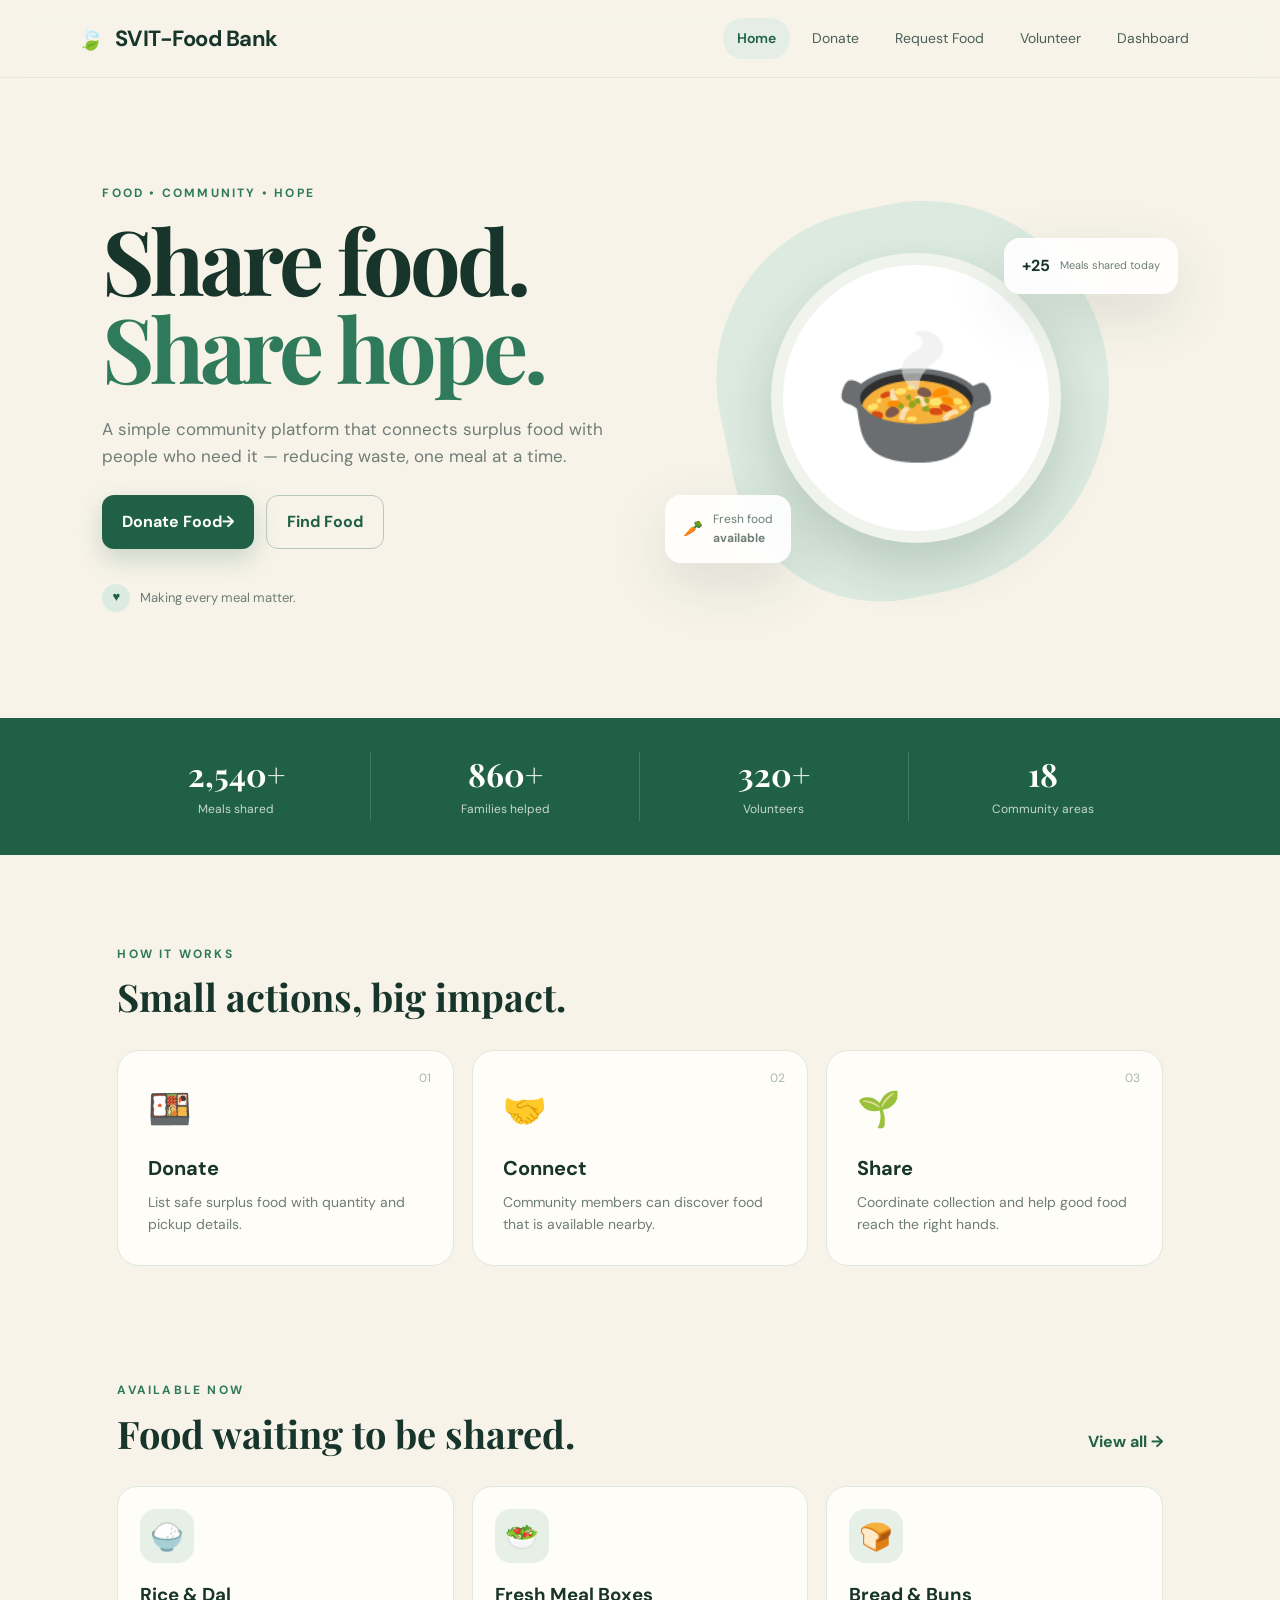
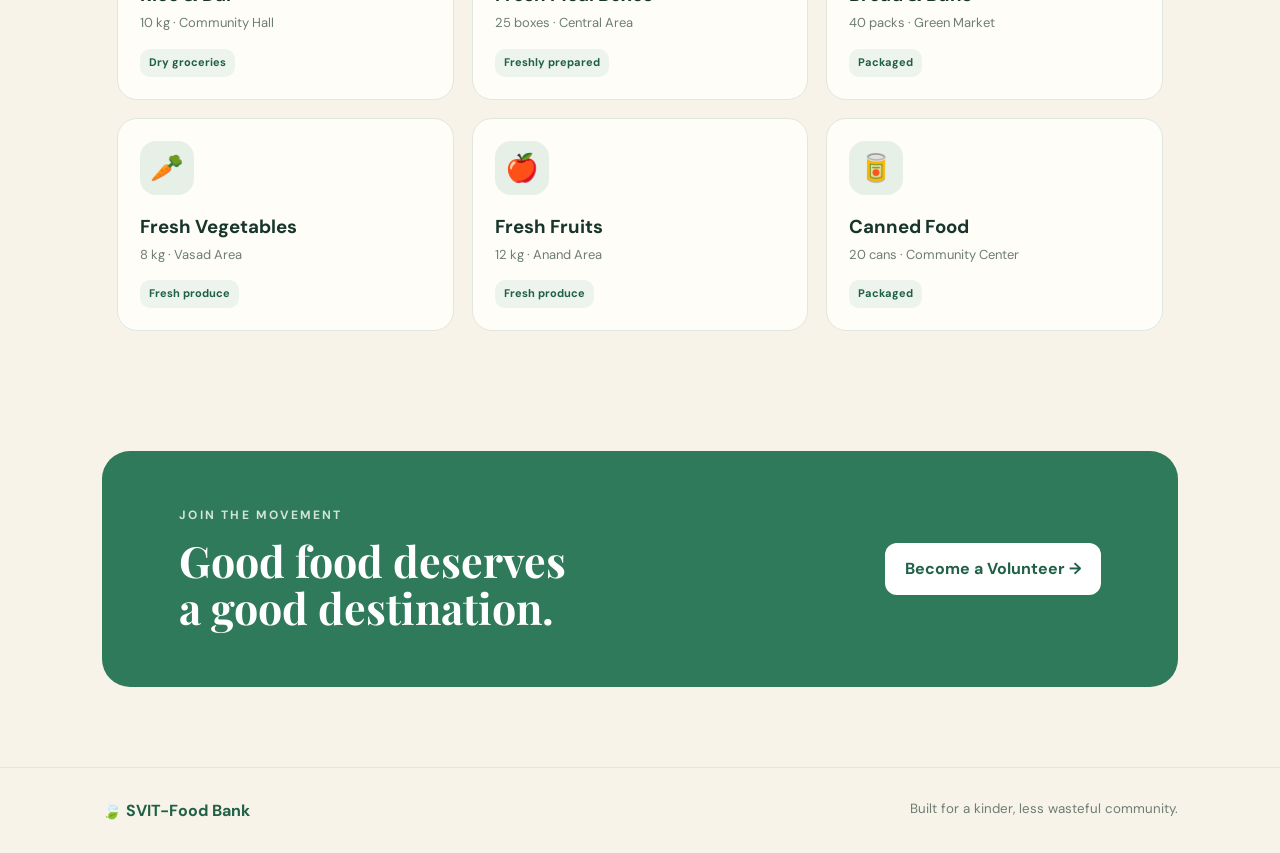
<file: index.html>
<!DOCTYPE html>
<html lang="en">
<head>
<meta charset="UTF-8">
<meta name="viewport" content="width=device-width, initial-scale=1.0">
<title>SVIT — Food Bank</title>
<link rel="preconnect" href="https://fonts.googleapis.com">
<link rel="preconnect" href="https://fonts.gstatic.com" crossorigin>
<link href="https://fonts.googleapis.com/css2?family=DM+Sans:wght@400;500;600;700&family=Playfair+Display:wght@600;700&display=swap" rel="stylesheet">
<link rel="stylesheet" href="css/style.css">
</head>
<body>
<header class="navbar">
  <a class="brand" href="index.html"><span>🍃</span> SVIT-Food Bank</a>
  <button class="menu-btn" onclick="toggleMenu()">☰</button>
  <nav id="nav">
    <a class="active" href="index.html">Home</a>
    <a href="donate.html">Donate</a>
    <a href="request.html">Request Food</a>
    <a href="volunteer.html">Volunteer</a>
    <a href="dashboard.html">Dashboard</a>
  </nav>
</header>

<main>
<section class="hero">
  <div class="hero-copy">
    <p class="eyebrow">FOOD • COMMUNITY • HOPE</p>
    <h1>Share food.<br><em>Share hope.</em></h1>
    <p class="hero-text">A simple community platform that connects surplus food with people who need it — reducing waste, one meal at a time.</p>
    <div class="actions">
      <a class="btn primary" href="donate.html">Donate Food <span>→</span></a>
      <a class="btn ghost" href="request.html">Find Food</a>
    </div>
    <div class="mini-proof"><span>♥</span> Making every meal matter.</div>
  </div>
  <div class="hero-art">
    <div class="blob"></div>
    <div class="plate">🍲</div>
    <div class="floating-card card-one"><b>+25</b><small>Meals shared today</small></div>
    <div class="floating-card card-two">🥕 <span>Fresh food<br><b>available</b></span></div>
  </div>
</section>

<section class="impact">
  <div><strong id="mealCount">2,540+</strong><span>Meals shared</span></div>
  <div><strong id="familyCount">860+</strong><span>Families helped</span></div>
  <div><strong id="volCount">320+</strong><span>Volunteers</span></div>
  <div><strong>18</strong><span>Community areas</span></div>
</section>

<section class="section">
  <div class="section-head">
    <div><p class="eyebrow">HOW IT WORKS</p><h2>Small actions, big impact.</h2></div>
  </div>
  <div class="steps">
    <article class="step"><span>01</span><div>🍱</div><h3>Donate</h3><p>List safe surplus food with quantity and pickup details.</p></article>
    <article class="step"><span>02</span><div>🤝</div><h3>Connect</h3><p>Community members can discover food that is available nearby.</p></article>
    <article class="step"><span>03</span><div>🌱</div><h3>Share</h3><p>Coordinate collection and help good food reach the right hands.</p></article>
  </div>
</section>

<section class="section available">
  <div class="section-head">
    <div><p class="eyebrow">AVAILABLE NOW</p><h2>Food waiting to be shared.</h2></div>
    <a class="text-link" href="request.html">View all →</a>
  </div>
  <div id="homeFood" class="food-grid"></div>
</section>

<section class="cta">
  <div><p class="eyebrow">JOIN THE MOVEMENT</p><h2>Good food deserves<br>a good destination.</h2></div>
  <a class="btn light" href="volunteer.html">Become a Volunteer →</a>
</section>
</main>

<footer><span>🍃 SVIT-Food Bank</span><small>Built for a kinder, less wasteful community.</small></footer>
<script src="js/main.js"></script>
</body>
</html>
</file>
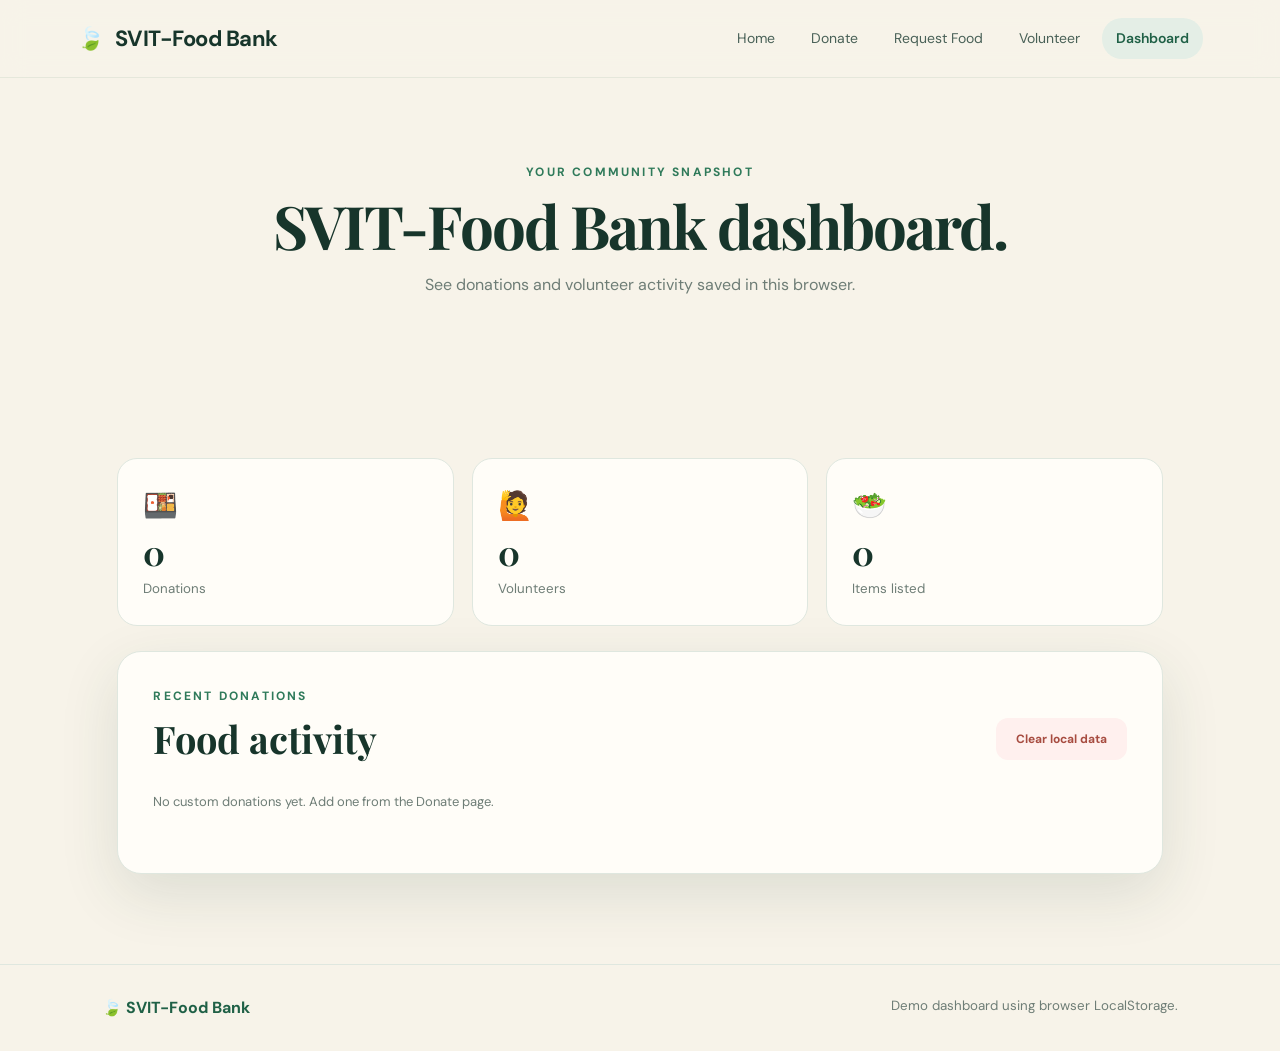
<file: dashboard.html>
<!DOCTYPE html>
<html lang="en"><head>
<meta charset="UTF-8"><meta name="viewport" content="width=device-width,initial-scale=1.0">
<title>Dashboard — SVIT</title>
<link rel="preconnect" href="https://fonts.googleapis.com"><link rel="preconnect" href="https://fonts.gstatic.com" crossorigin>
<link href="https://fonts.googleapis.com/css2?family=DM+Sans:wght@400;500;600;700&family=Playfair+Display:wght@600;700&display=swap" rel="stylesheet">
<link rel="stylesheet" href="css/style.css"></head><body>
<header class="navbar"><a class="brand" href="index.html"><span>🍃</span> SVIT-Food Bank</a><button class="menu-btn" onclick="toggleMenu()">☰</button><nav id="nav"><a href="index.html">Home</a><a href="donate.html">Donate</a><a href="request.html">Request Food</a><a href="volunteer.html">Volunteer</a><a class="active" href="dashboard.html">Dashboard</a></nav></header>
<main>
<section class="page-hero"><p class="eyebrow">YOUR COMMUNITY SNAPSHOT</p><h1>SVIT-Food Bank dashboard.</h1><p>See donations and volunteer activity saved in this browser.</p></section>
<section class="section">
<div class="dash-stats"><div><span>🍱</span><b id="dDonations">0</b><small>Donations</small></div><div><span>🙋</span><b id="dVolunteers">0</b><small>Volunteers</small></div><div><span>🥗</span><b id="dQuantity">0</b><small>Items listed</small></div></div>
<div class="dashboard-card"><div class="section-head"><div><p class="eyebrow">RECENT DONATIONS</p><h2>Food activity</h2></div><button class="btn danger" onclick="clearData()">Clear local data</button></div><div id="dashList"></div></div>
</section></main><footer><span>🍃 SVIT-Food Bank</span><small>Demo dashboard using browser LocalStorage.</small></footer>
<script src="js/main.js"></script></body></html>
</file>
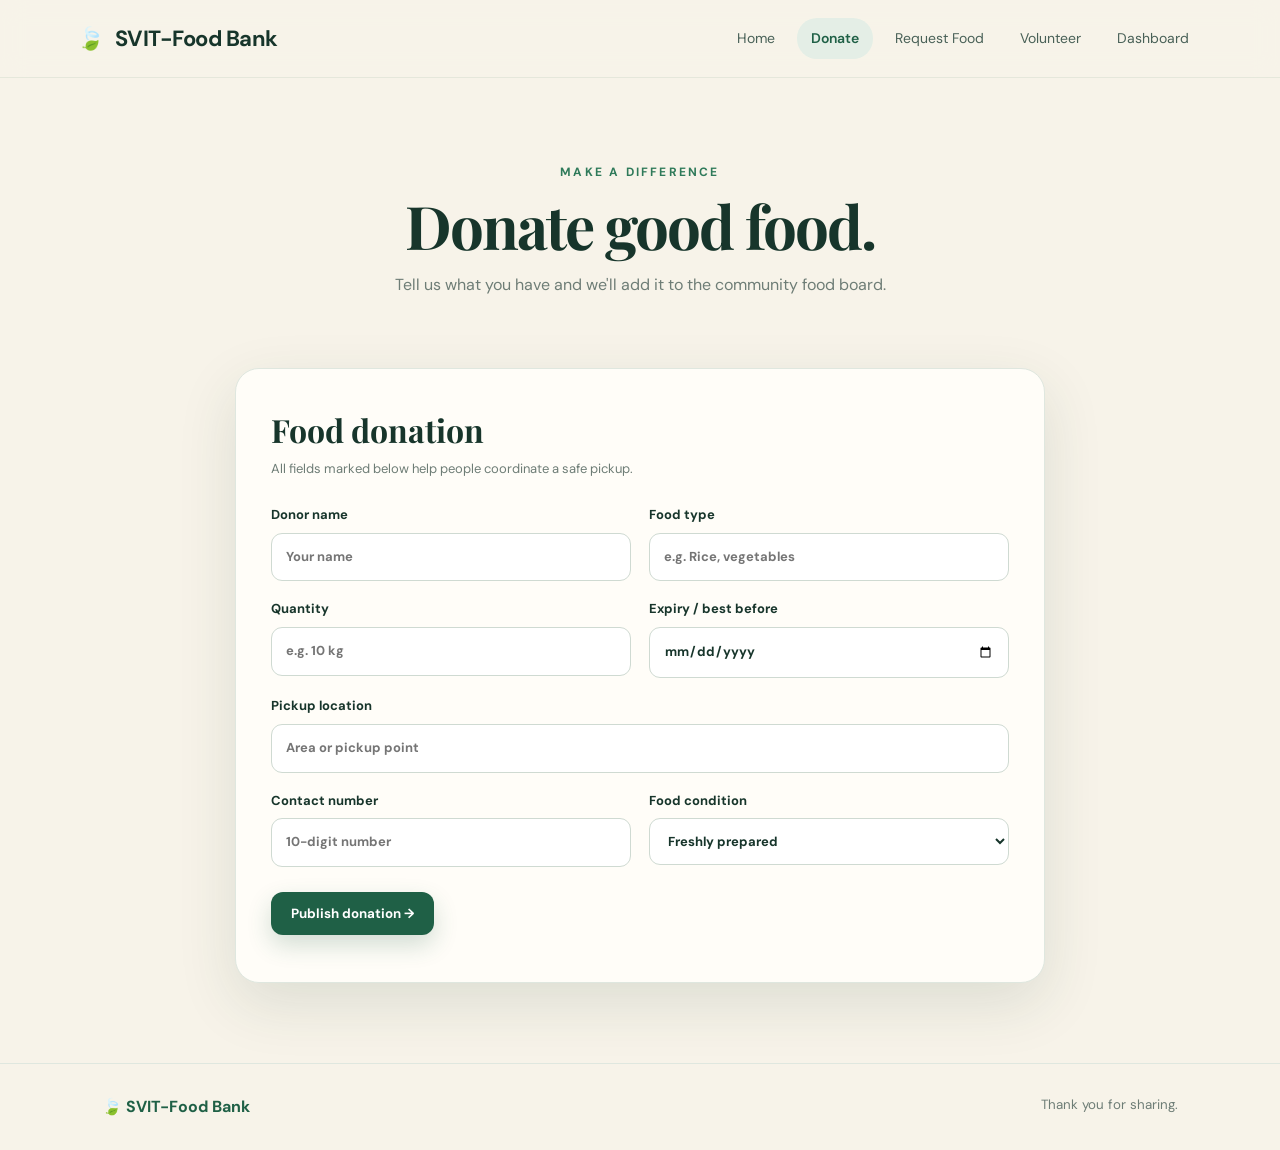
<file: donate.html>
<!DOCTYPE html>
<html lang="en"><head>
<meta charset="UTF-8"><meta name="viewport" content="width=device-width,initial-scale=1.0">
<title>Donate Food — SVIT</title>
<link rel="preconnect" href="https://fonts.googleapis.com"><link rel="preconnect" href="https://fonts.gstatic.com" crossorigin>
<link href="https://fonts.googleapis.com/css2?family=DM+Sans:wght@400;500;600;700&family=Playfair+Display:wght@600;700&display=swap" rel="stylesheet">
<link rel="stylesheet" href="css/style.css"></head><body>
<header class="navbar"><a class="brand" href="index.html"><span>🍃</span> SVIT-Food Bank</a><button class="menu-btn" onclick="toggleMenu()">☰</button><nav id="nav"><a href="index.html">Home</a><a class="active" href="donate.html">Donate</a><a href="request.html">Request Food</a><a href="volunteer.html">Volunteer</a><a href="dashboard.html">Dashboard</a></nav></header>
<main>
<section class="page-hero"><p class="eyebrow">MAKE A DIFFERENCE</p><h1>Donate good food.</h1><p>Tell us what you have and we'll add it to the community food board.</p></section>
<section class="form-wrap"><form id="donationForm" class="form-card">
<h2>Food donation</h2><p class="muted">All fields marked below help people coordinate a safe pickup.</p>
<div class="form-grid">
<label>Donor name<input id="donorName" required placeholder="Your name"></label>
<label>Food type<input id="foodType" required placeholder="e.g. Rice, vegetables"></label>
<label>Quantity<input id="quantity" required placeholder="e.g. 10 kg"></label>
<label>Expiry / best before<input id="expiry" required type="date"></label>
<label class="full">Pickup location<input id="location" required placeholder="Area or pickup point"></label>
<label>Contact number<input id="phone" required type="tel" placeholder="10-digit number"></label>
<label>Food condition<select id="condition"><option>Freshly prepared</option><option>Packaged</option><option>Fresh produce</option><option>Dry groceries</option></select></label>
</div>
<button class="btn primary" type="submit">Publish donation →</button><p id="formMessage" class="success"></p>
</form></section>
</main><footer><span>🍃 SVIT-Food Bank</span><small>Thank you for sharing.</small></footer>
<script src="js/main.js"></script></body></html>
</file>
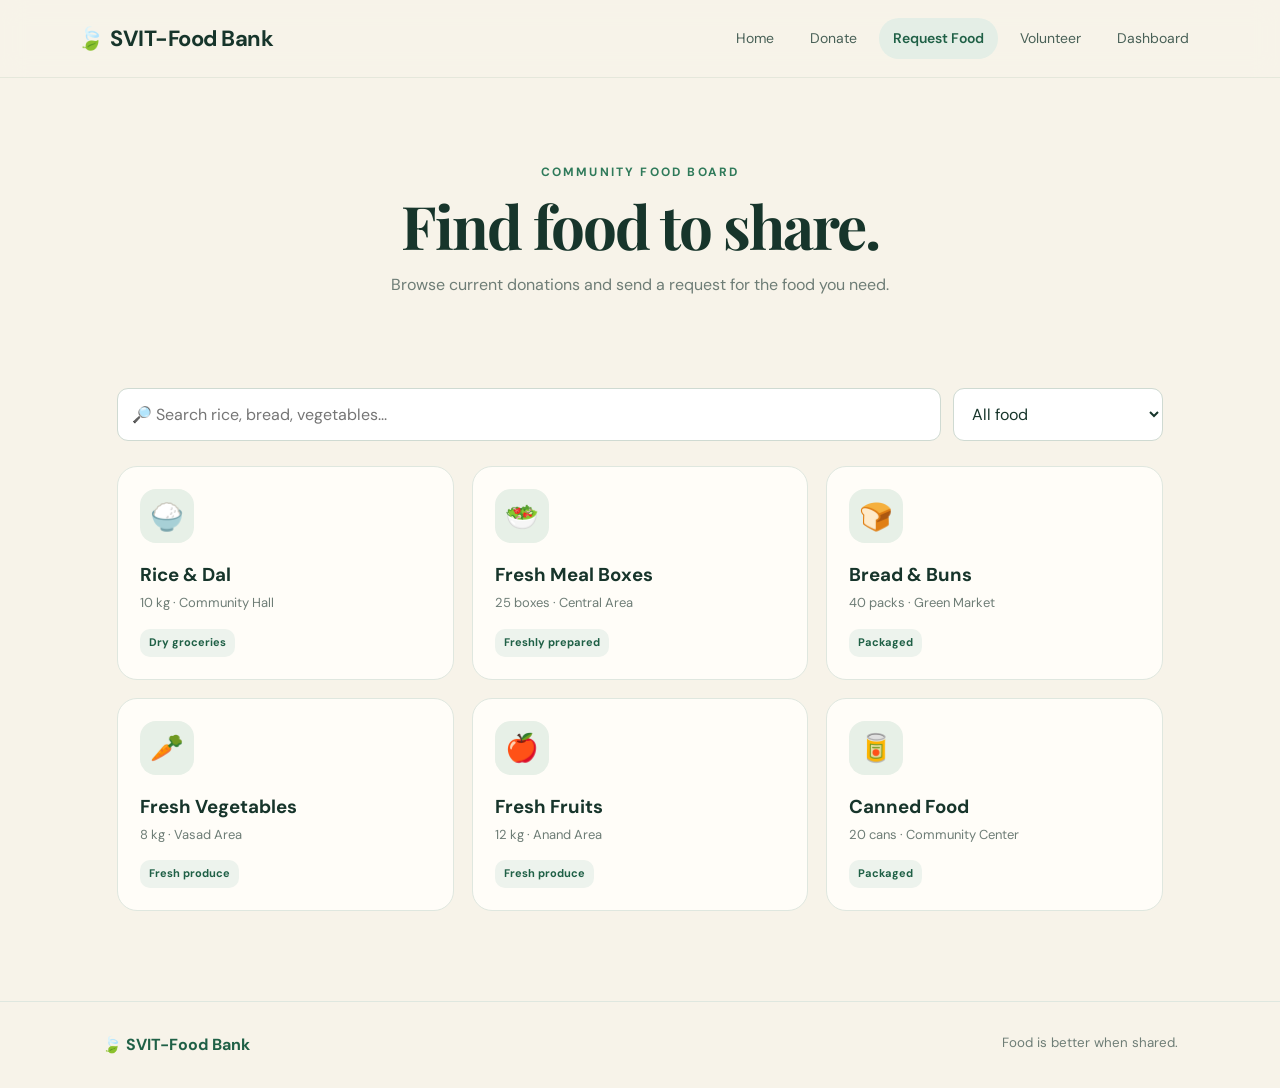
<file: request.html>
<!DOCTYPE html>
<html lang="en"><head>
<meta charset="UTF-8"><meta name="viewport" content="width=device-width,initial-scale=1.0">
<title>Find Food — SVIT</title>
<link rel="preconnect" href="https://fonts.googleapis.com"><link rel="preconnect" href="https://fonts.gstatic.com" crossorigin>
<link href="https://fonts.googleapis.com/css2?family=DM+Sans:wght@400;500;600;700&family=Playfair+Display:wght@600;700&display=swap" rel="stylesheet">
<link rel="stylesheet" href="css/style.css"></head><body>
<header class="navbar"><a class="brand" href="index.html"><span>🍃</span>SVIT-Food Bank</a><button class="menu-btn" onclick="toggleMenu()">☰</button><nav id="nav"><a href="index.html">Home</a><a href="donate.html">Donate</a><a class="active" href="request.html">Request Food</a><a href="volunteer.html">Volunteer</a><a href="dashboard.html">Dashboard</a></nav></header>
<main>
<section class="page-hero"><p class="eyebrow">COMMUNITY FOOD BOARD</p><h1>Find food to share.</h1><p>Browse current donations and send a request for the food you need.</p></section>
<section class="section request-area">
<div class="searchbar"><input id="searchFood" oninput="renderFood()" placeholder="🔎 Search rice, bread, vegetables..."><select id="filterFood" onchange="renderFood()"><option value="all">All food</option><option value="Freshly prepared">Freshly prepared</option><option value="Packaged">Packaged</option><option value="Fresh produce">Fresh produce</option><option value="Dry groceries">Dry groceries</option></select></div>
<div id="foodList" class="food-grid"></div>
</section>
</main><footer><span>🍃 SVIT-Food Bank</span><small>Food is better when shared.</small></footer>
<script src="js/main.js"></script></body></html>
</file>
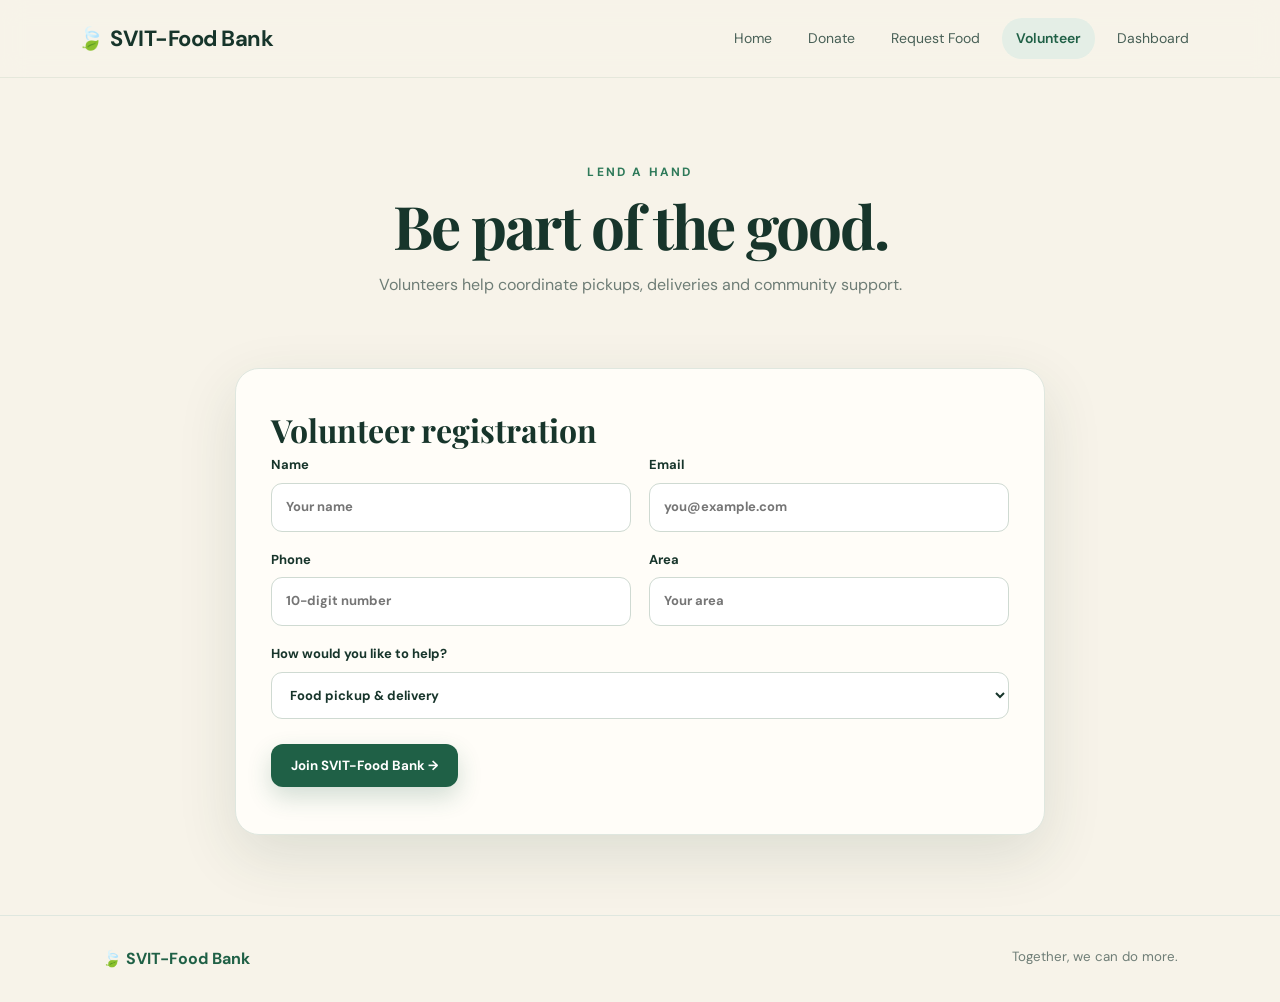
<file: volunteer.html>
<!DOCTYPE html>
<html lang="en"><head>
<meta charset="UTF-8"><meta name="viewport" content="width=device-width,initial-scale=1.0">
<title>Volunteer — SVIT</title>
<link rel="preconnect" href="https://fonts.googleapis.com"><link rel="preconnect" href="https://fonts.gstatic.com" crossorigin>
<link href="https://fonts.googleapis.com/css2?family=DM+Sans:wght@400;500;600;700&family=Playfair+Display:wght@600;700&display=swap" rel="stylesheet">
<link rel="stylesheet" href="css/style.css"></head><body>
<header class="navbar"><a class="brand" href="index.html"><span>🍃</span>SVIT-Food Bank</a><button class="menu-btn" onclick="toggleMenu()">☰</button><nav id="nav"><a href="index.html">Home</a><a href="donate.html">Donate</a><a href="request.html">Request Food</a><a class="active" href="volunteer.html">Volunteer</a><a href="dashboard.html">Dashboard</a></nav></header>
<main>
<section class="page-hero"><p class="eyebrow">LEND A HAND</p><h1>Be part of the good.</h1><p>Volunteers help coordinate pickups, deliveries and community support.</p></section>
<section class="form-wrap"><form id="volunteerForm" class="form-card">
<h2>Volunteer registration</h2><div class="form-grid">
<label>Name<input id="vName" required placeholder="Your name"></label>
<label>Email<input id="vEmail" required type="email" placeholder="you@example.com"></label>
<label>Phone<input id="vPhone" required type="tel" placeholder="10-digit number"></label>
<label>Area<input id="vArea" required placeholder="Your area"></label>
<label class="full">How would you like to help?<select id="vRole"><option>Food pickup & delivery</option><option>Food collection</option><option>Community outreach</option><option>Event support</option></select></label>
</div><button class="btn primary" type="submit">Join SVIT-Food Bank →</button><p id="volMessage" class="success"></p>
</form></section>
</main><footer><span>🍃 SVIT-Food Bank</span><small>Together, we can do more.</small></footer>
<script src="js/main.js"></script></body></html>
</file>
<file: css/style.css>
:root{--ink:#17352b;--green:#1f6046;--green2:#2f7a5a;--cream:#f7f3e9;--paper:#fffdf8;--muted:#6e7d76;--line:#dfe7df;--shadow:0 20px 60px rgba(31,66,51,.12)}
*{box-sizing:border-box;margin:0;padding:0}body{font-family:"DM Sans",sans-serif;color:var(--ink);background:var(--cream);line-height:1.6}a{text-decoration:none;color:inherit}
.navbar{height:78px;display:flex;align-items:center;justify-content:space-between;padding:0 6%;background:rgba(247,243,233,.92);backdrop-filter:blur(12px);position:sticky;top:0;z-index:10;border-bottom:1px solid rgba(31,96,70,.08)}
.brand{font-weight:700;font-size:22px;letter-spacing:-.5px}.brand span{margin-right:7px}nav{display:flex;gap:8px}nav a{padding:9px 14px;border-radius:20px;font-size:14px;color:#496057}nav a:hover,nav a.active{background:#e4eee6;color:var(--green);font-weight:600}.menu-btn{display:none;border:0;background:none;font-size:24px}
.hero{min-height:620px;display:grid;grid-template-columns:1fr 1fr;gap:30px;align-items:center;padding:70px 8%;overflow:hidden}.eyebrow{font-size:12px;letter-spacing:2.2px;font-weight:700;color:var(--green2);margin-bottom:12px}.hero h1,.page-hero h1,h2{font-family:"Playfair Display",serif}.hero h1{font-size:clamp(55px,7vw,90px);line-height:.98;letter-spacing:-4px}.hero h1 em{color:var(--green2);font-style:normal}.hero-text{max-width:570px;color:var(--muted);font-size:17px;margin:25px 0}.actions{display:flex;gap:12px;flex-wrap:wrap}.btn{display:inline-flex;align-items:center;justify-content:center;border:0;cursor:pointer;border-radius:12px;padding:13px 20px;font-weight:700;font-family:inherit}.btn.primary{background:var(--green);color:white;box-shadow:0 10px 25px rgba(31,96,70,.2)}.btn.primary:hover{transform:translateY(-2px)}.btn.ghost{border:1px solid #b8c8be;color:var(--green);background:transparent}.btn.light{background:#fff;color:var(--green)}.btn.danger{background:#fff0ee;color:#a74c40;font-size:12px}.mini-proof{margin-top:35px;font-size:13px;color:var(--muted)}.mini-proof span{display:inline-flex;width:28px;height:28px;border-radius:50%;background:#dcebe1;align-items:center;justify-content:center;margin-right:7px;color:var(--green)}
.hero-art{height:500px;position:relative;display:flex;align-items:center;justify-content:center}.blob{width:390px;height:390px;border-radius:48% 52% 58% 42%;background:#dceadf;transform:rotate(-12deg);position:absolute}.plate{width:290px;height:290px;border-radius:50%;background:#fff;box-shadow:0 25px 50px rgba(34,67,52,.18);display:flex;align-items:center;justify-content:center;font-size:135px;position:relative;border:12px solid #f0f4ed}.floating-card{position:absolute;background:rgba(255,255,255,.9);backdrop-filter:blur(10px);padding:15px 18px;border-radius:16px;box-shadow:var(--shadow);display:flex;gap:10px;align-items:center}.floating-card small{display:block;color:var(--muted);font-size:11px}.card-one{top:90px;right:0}.card-two{bottom:85px;left:10px}.card-two span{font-size:12px;color:var(--muted)}
.impact{display:grid;grid-template-columns:repeat(4,1fr);background:var(--green);color:white;padding:34px 8%;text-align:center}.impact div{border-right:1px solid rgba(255,255,255,.16)}.impact div:last-child{border:0}.impact strong{display:block;font:700 32px "Playfair Display",serif}.impact span{font-size:12px;opacity:.75}
.section{padding:90px 8%;max-width:1250px;margin:auto}.section-head{display:flex;justify-content:space-between;align-items:end;margin-bottom:32px}.section h2{font-size:38px;line-height:1.1}.text-link{color:var(--green);font-weight:700}.steps{display:grid;grid-template-columns:repeat(3,1fr);gap:18px}.step{background:var(--paper);border:1px solid var(--line);padding:30px;border-radius:22px;position:relative}.step>span{position:absolute;right:22px;top:18px;color:#a7b8ae;font-size:12px}.step>div{font-size:35px;margin-bottom:15px}.step h3{font-size:20px}.step p{color:var(--muted);font-size:14px;margin-top:7px}.available{padding-top:25px}.food-grid{display:grid;grid-template-columns:repeat(3,1fr);gap:18px}.food-card{background:var(--paper);border:1px solid var(--line);border-radius:20px;padding:22px;transition:.2s}.food-card:hover{transform:translateY(-4px);box-shadow:var(--shadow)}.food-icon{width:54px;height:54px;border-radius:16px;background:#e7f0e7;display:flex;align-items:center;justify-content:center;font-size:27px;margin-bottom:17px}.food-card h3{margin-bottom:3px}.food-card p{font-size:13px;color:var(--muted)}.tag{display:inline-block;margin-top:15px;padding:5px 9px;border-radius:10px;background:#edf3ed;color:var(--green);font-size:11px;font-weight:700}
.cta{margin:30px 8% 80px;padding:55px 6%;border-radius:28px;background:var(--green2);color:white;display:flex;justify-content:space-between;align-items:center;gap:30px}.cta .eyebrow{color:#cfe6d5}.cta h2{font-size:43px;line-height:1.1}
footer{padding:30px 8%;border-top:1px solid var(--line);display:flex;justify-content:space-between;color:var(--green);font-weight:700}footer small{color:var(--muted);font-weight:400}
.page-hero{text-align:center;padding:85px 20px 55px}.page-hero h1{font-size:60px;line-height:1.05;letter-spacing:-2px}.page-hero>p:last-child{max-width:580px;margin:15px auto;color:var(--muted)}
.form-wrap{max-width:850px;margin:0 auto;padding:0 20px 80px}.form-card,.dashboard-card{background:var(--paper);border:1px solid var(--line);border-radius:24px;padding:35px;box-shadow:var(--shadow)}.form-card h2{font-size:32px}.muted{color:var(--muted);font-size:13px;margin:4px 0 25px}.form-grid{display:grid;grid-template-columns:1fr 1fr;gap:18px;margin-bottom:25px}label{font-size:13px;font-weight:700}input,select{display:block;width:100%;margin-top:7px;padding:13px 14px;border:1px solid #cfdad2;border-radius:11px;background:#fff;font:inherit;color:var(--ink);outline:none}input:focus,select:focus{border-color:var(--green2);box-shadow:0 0 0 3px #e1eee5}.full{grid-column:1/-1}.success{color:var(--green);font-size:13px;margin-top:12px;font-weight:700}.searchbar{display:flex;gap:12px;margin-bottom:25px}.searchbar input{margin:0}.searchbar select{max-width:210px;margin:0}.request-area{padding-top:20px}.dash-stats{display:grid;grid-template-columns:repeat(3,1fr);gap:18px;margin-bottom:25px}.dash-stats>div{background:var(--paper);border:1px solid var(--line);border-radius:20px;padding:25px}.dash-stats span{font-size:28px;display:block}.dash-stats b{display:block;font:700 34px "Playfair Display",serif}.dash-stats small{color:var(--muted)}.activity{padding:15px 0;border-bottom:1px solid var(--line);display:flex;justify-content:space-between;gap:15px}.activity:last-child{border:0}.activity small{color:var(--muted)}
@media(max-width:800px){.navbar{height:70px}nav{display:none;position:absolute;top:70px;left:0;right:0;background:var(--cream);padding:15px 6%;flex-direction:column;border-bottom:1px solid var(--line)}nav.show{display:flex}.menu-btn{display:block}.hero{grid-template-columns:1fr;padding:55px 7%}.hero-art{height:360px}.blob{width:280px;height:280px}.plate{width:210px;height:210px;font-size:90px}.card-one{right:0;top:20px}.card-two{left:0;bottom:25px}.impact{grid-template-columns:1fr 1fr;gap:25px}.impact div:nth-child(2){border:0}.steps,.food-grid{grid-template-columns:1fr}.cta{margin:20px 5% 50px;display:block}.cta .btn{margin-top:25px}.section{padding:60px 6%}.page-hero h1{font-size:45px}.form-grid,.dash-stats{grid-template-columns:1fr}.full{grid-column:auto}.searchbar{flex-direction:column}.searchbar select{max-width:none}footer{flex-direction:column;gap:8px}}
</file>
